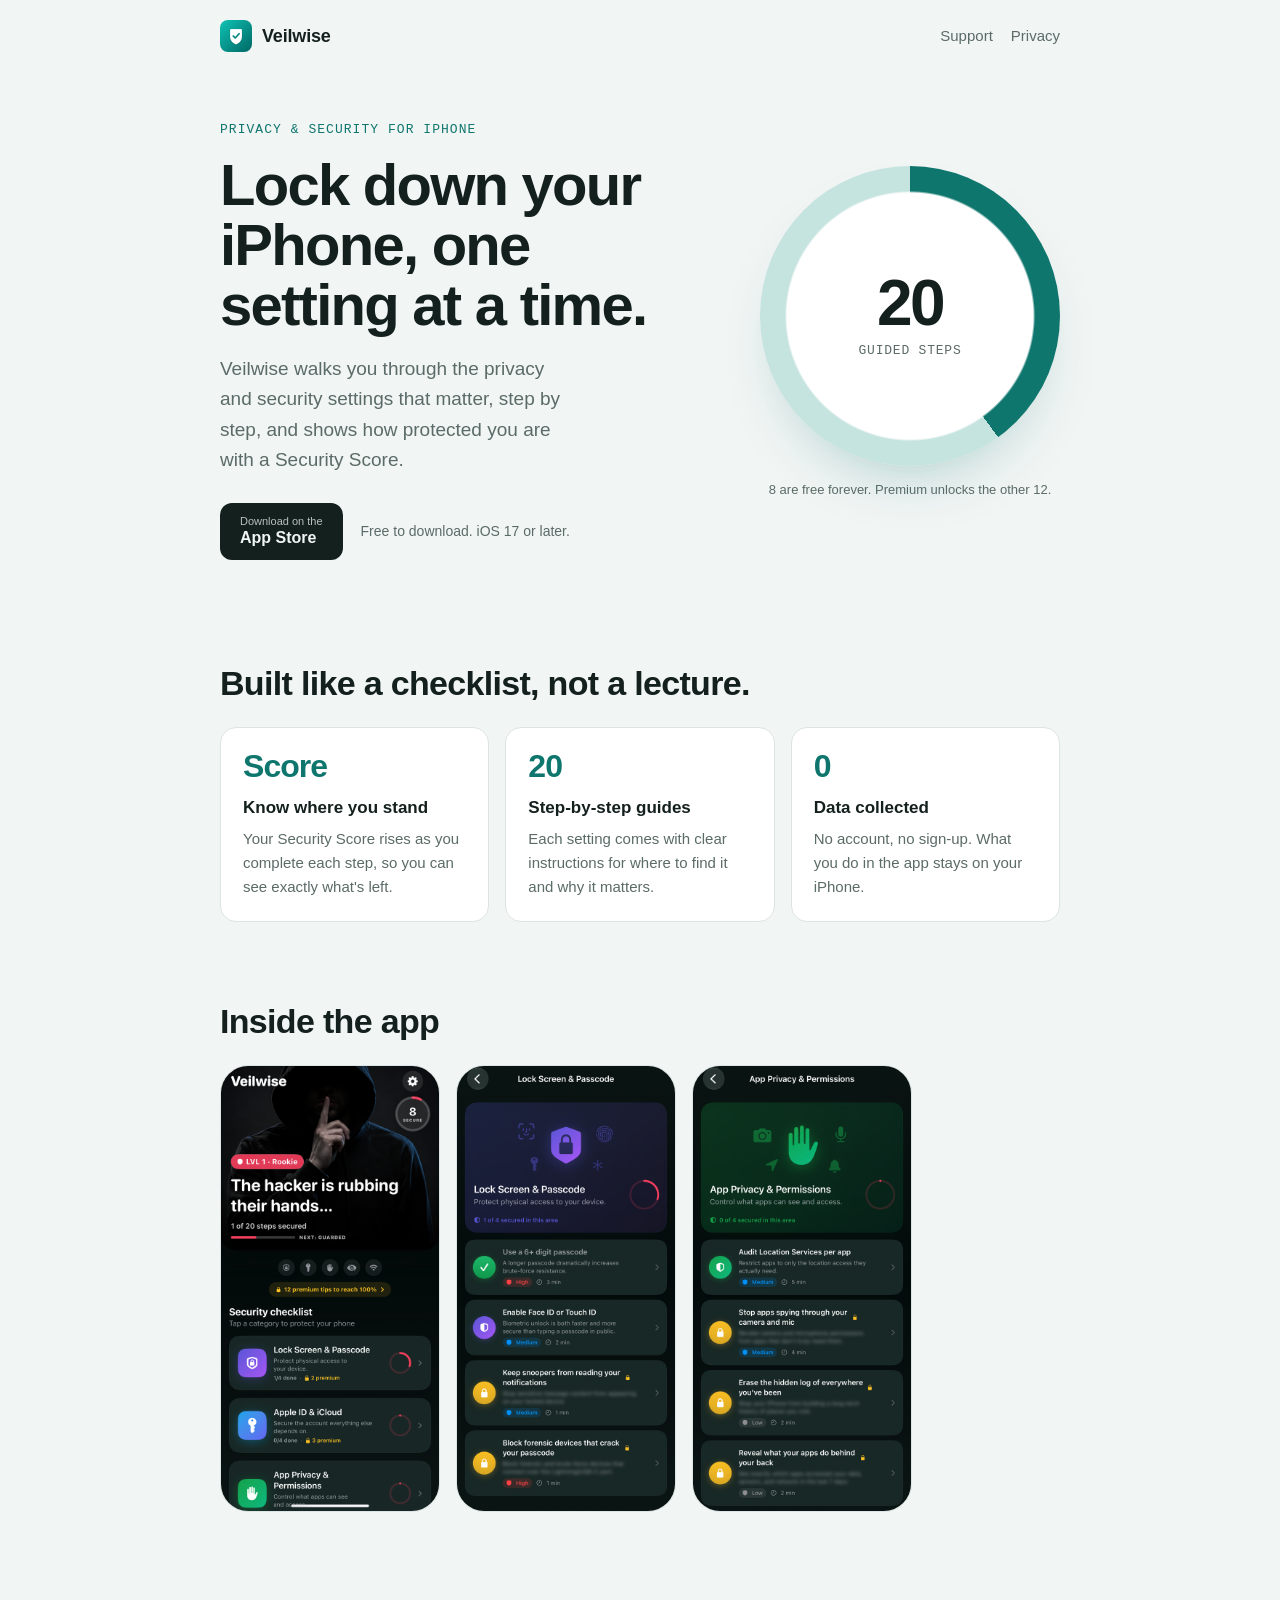
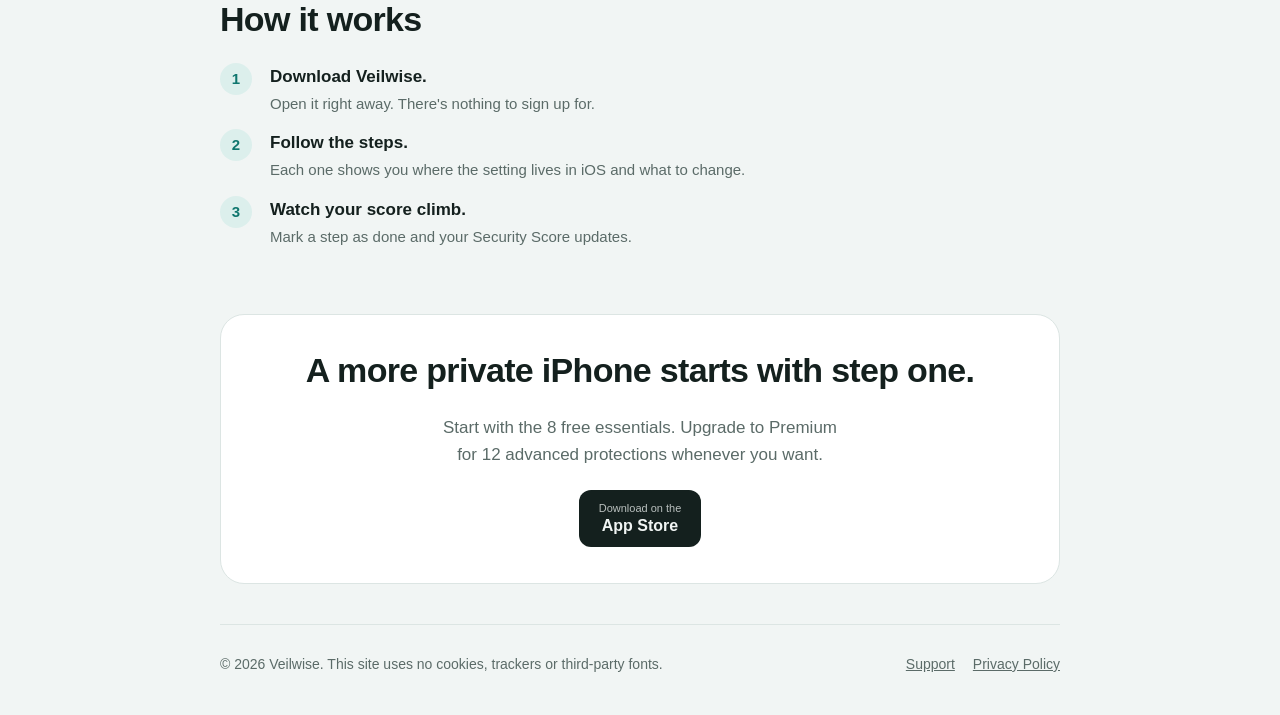
<file: index.html>
<!doctype html>
<html lang="en">
<head>
<meta charset="utf-8">
<meta name="viewport" content="width=device-width, initial-scale=1, viewport-fit=cover">
<title>Veilwise</title>
<meta name="claude:viewport-fit-sides" content="cover">
<meta name="description" content="Veilwise walks you through your iPhone's privacy and security settings step by step and gives you a Security Score. No account, no data collected.">
<meta name="apple-itunes-app" content="app-id=6809016372">
<meta property="og:title" content="Veilwise — Privacy & Security for iPhone">
<meta property="og:description" content="Set up your iPhone's privacy settings step by step. No account, no data collected.">
<meta property="og:type" content="website">
<link rel="icon" href="icon.png">
<link rel="apple-touch-icon" href="icon.png">
<link rel="stylesheet" href="style.css">
</head>
<body>
<div class="wrap">
  <header class="nav">
    <a class="brand" href="index.html"><img src="icon.png" alt="" onerror="this.remove()">Veilwise</a>
    <nav class="nav-links"><a href="support.html">Support</a><a href="privacy.html">Privacy</a></nav>
  </header>

  <main>
    <div class="hero">
      <div>
        <p class="eyebrow">Privacy &amp; Security for iPhone</p>
        <h1>Lock down your iPhone, one setting at a time.</h1>
        <p class="lead">Veilwise walks you through the privacy and security settings that matter, step by step, and shows how protected you are with a Security Score.</p>
        <div class="cta-row">
          <a class="store" href="https://apps.apple.com/app/id6809016372?ct=website" aria-label="Download Veilwise on the App Store"><span><small>Download on the</small>App Store</span></a>
          <span class="note">Free to download. iOS 17 or later.</span>
        </div>
      </div>
      <div>
        <div class="dial" style="--p:40%" role="img" aria-label="8 of 20 guided steps are free">
          <div class="dial-in"><div class="dial-num">20</div><div class="dial-lbl">guided steps</div></div>
        </div>
        <p class="dial-cap">8 are free forever. Premium unlocks the other 12.</p>
      </div>
    </div>

    <section aria-labelledby="why">
      <h2 id="why">Built like a checklist, not a lecture.</h2>
      <div class="features">
        <div class="feature"><div class="k">Score</div><h3>Know where you stand</h3><p>Your Security Score rises as you complete each step, so you can see exactly what's left.</p></div>
        <div class="feature"><div class="k">20</div><h3>Step-by-step guides</h3><p>Each setting comes with clear instructions for where to find it and why it matters.</p></div>
        <div class="feature"><div class="k">0</div><h3>Data collected</h3><p>No account, no sign-up. What you do in the app stays on your iPhone.</p></div>
      </div>
    </section>

    <section aria-labelledby="look" id="screens">
      <h2 id="look">Inside the app</h2>
      <div class="shots">
        <img src="1.png" alt="Veilwise home screen with Security Score and checklist" loading="lazy" onerror="this.remove();checkShots()">
        <img src="2.png" alt="Lock Screen and Passcode steps in Veilwise" loading="lazy" onerror="this.remove();checkShots()">
        <img src="3.png" alt="App Privacy and Permissions steps in Veilwise" loading="lazy" onerror="this.remove();checkShots()">
      </div>
    </section>

    <section aria-labelledby="how">
      <h2 id="how">How it works</h2>
      <ol class="steps">
        <li><div><b>Download Veilwise.</b><span>Open it right away. There's nothing to sign up for.</span></div></li>
        <li><div><b>Follow the steps.</b><span>Each one shows you where the setting lives in iOS and what to change.</span></div></li>
        <li><div><b>Watch your score climb.</b><span>Mark a step as done and your Security Score updates.</span></div></li>
      </ol>
    </section>

    <div class="final">
      <h2>A more private iPhone starts with step one.</h2>
      <p>Start with the 8 free essentials. Upgrade to Premium for 12 advanced protections whenever you want.</p>
      <a class="store" href="https://apps.apple.com/app/id6809016372?ct=website" aria-label="Download Veilwise on the App Store"><span><small>Download on the</small>App Store</span></a>
    </div>
  </main>

  <footer>
    <div class="row">
      <span>© 2026 Veilwise. This site uses no cookies, trackers or third-party fonts.</span>
      <nav><a href="support.html">Support</a><a href="privacy.html">Privacy Policy</a></nav>
    </div>
  </footer>
</div>
<script>
function checkShots(){var s=document.getElementById('screens');if(s&&!s.querySelector('img'))s.hidden=true}
</script>
</body>
</html>
</file>
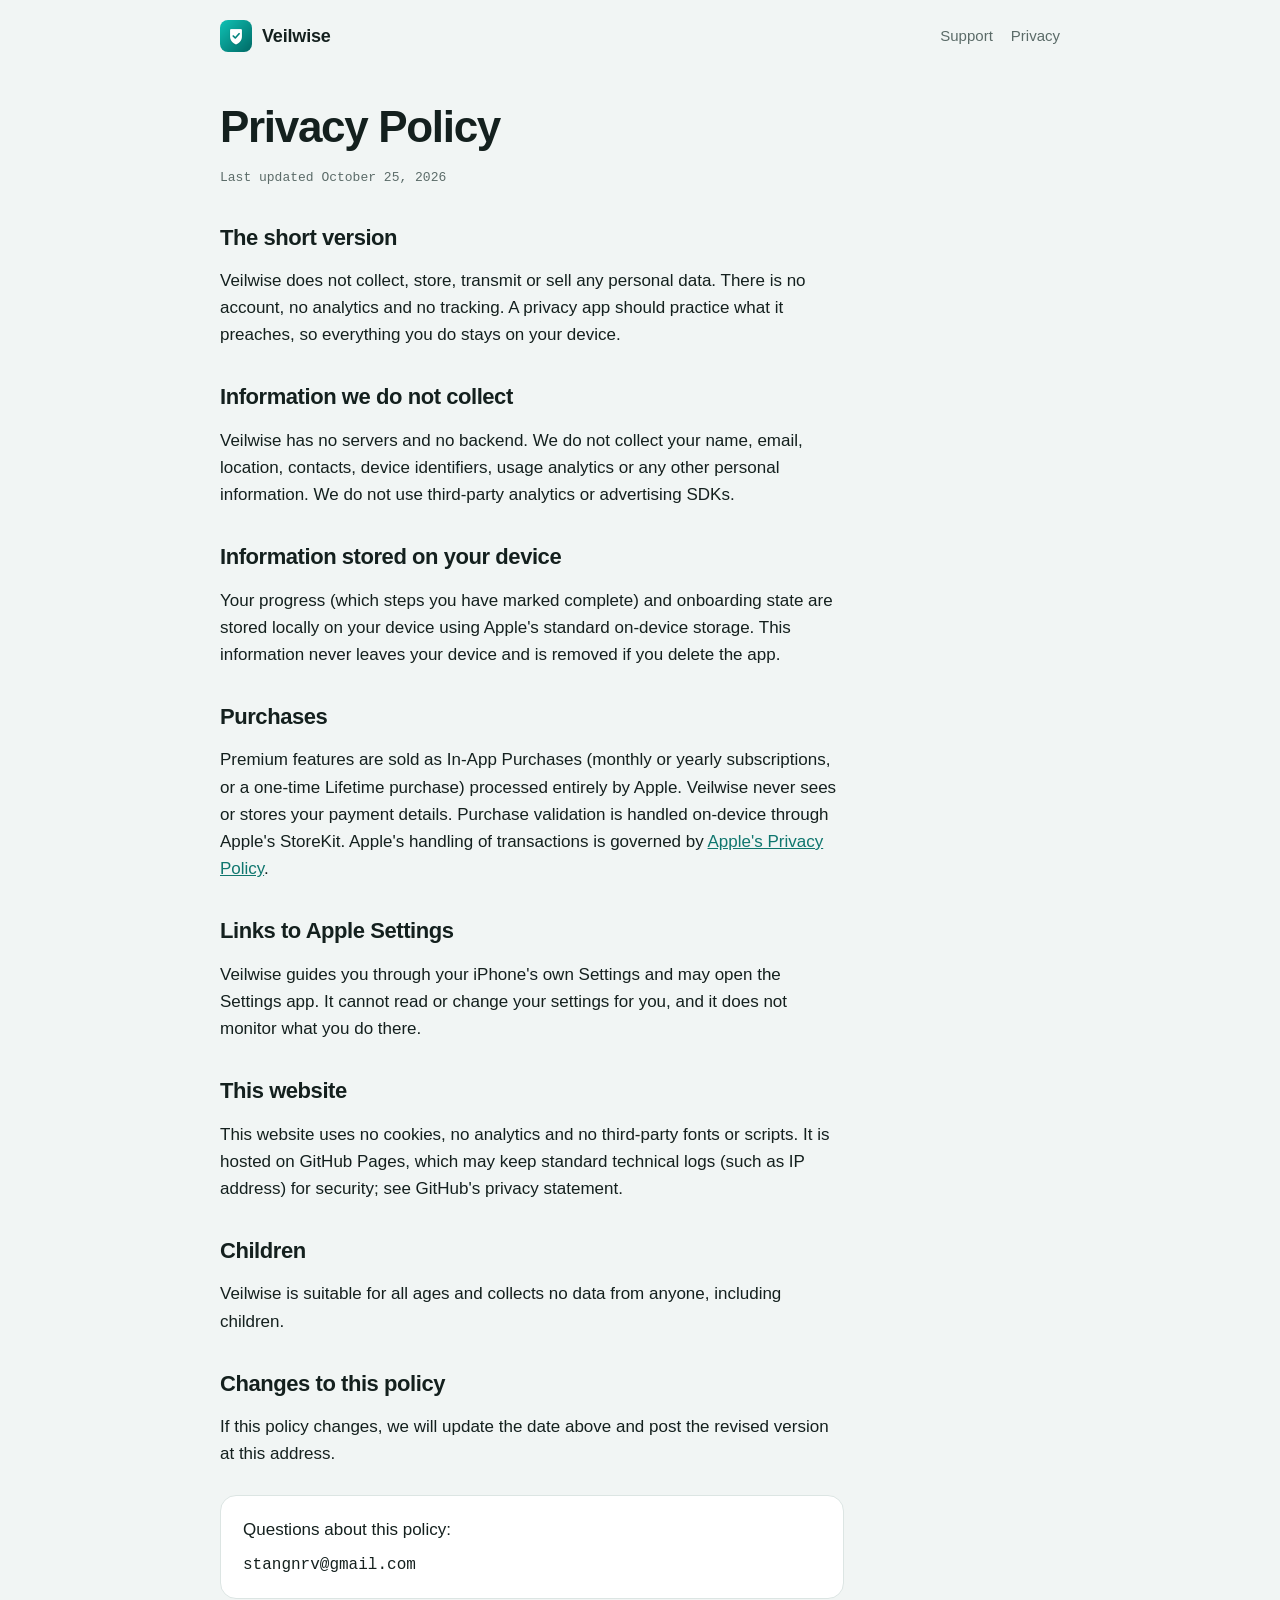
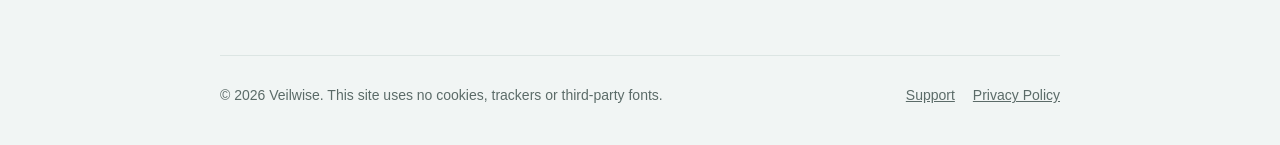
<file: privacy.html>
<!doctype html>
<html lang="en">
<head>
<meta charset="utf-8">
<meta name="viewport" content="width=device-width, initial-scale=1, viewport-fit=cover">
<title>Veilwise Privacy Policy</title>
<meta name="claude:viewport-fit-sides" content="cover">
<meta name="description" content="Privacy Policy for the Veilwise iPhone app. Veilwise does not collect personal data.">
<link rel="icon" href="icon.png">
<link rel="stylesheet" href="style.css">
</head>
<body>
<div class="wrap">
  <header class="nav">
    <a class="brand" href="index.html"><img src="icon.png" alt="" onerror="this.remove()">Veilwise</a>
    <nav class="nav-links"><a href="support.html">Support</a><a href="privacy.html" aria-current="page">Privacy</a></nav>
  </header>

  <main class="prose">
    <h1>Privacy Policy</h1>
    <p class="meta">Last updated October 25, 2026</p>

    <h2>The short version</h2>
    <p>Veilwise does not collect, store, transmit or sell any personal data. There is no account, no analytics and no tracking. A privacy app should practice what it preaches, so everything you do stays on your device.</p>

    <h2>Information we do not collect</h2>
    <p>Veilwise has no servers and no backend. We do not collect your name, email, location, contacts, device identifiers, usage analytics or any other personal information. We do not use third-party analytics or advertising SDKs.</p>

    <h2>Information stored on your device</h2>
    <p>Your progress (which steps you have marked complete) and onboarding state are stored locally on your device using Apple's standard on-device storage. This information never leaves your device and is removed if you delete the app.</p>

    <h2>Purchases</h2>
    <p>Premium features are sold as In-App Purchases (monthly or yearly subscriptions, or a one-time Lifetime purchase) processed entirely by Apple. Veilwise never sees or stores your payment details. Purchase validation is handled on-device through Apple's StoreKit. Apple's handling of transactions is governed by <a href="https://www.apple.com/legal/privacy/" rel="noopener">Apple's Privacy Policy</a>.</p>

    <h2>Links to Apple Settings</h2>
    <p>Veilwise guides you through your iPhone's own Settings and may open the Settings app. It cannot read or change your settings for you, and it does not monitor what you do there.</p>

    <h2>This website</h2>
    <p>This website uses no cookies, no analytics and no third-party fonts or scripts. It is hosted on GitHub Pages, which may keep standard technical logs (such as IP address) for security; see GitHub's privacy statement.</p>

    <h2>Children</h2>
    <p>Veilwise is suitable for all ages and collects no data from anyone, including children.</p>

    <h2>Changes to this policy</h2>
    <p>If this policy changes, we will update the date above and post the revised version at this address.</p>

    <div class="contact">
      <p style="margin:0 0 6px">Questions about this policy:</p>
      <code>stangnrv@gmail.com</code>
    </div>
  </main>

  <footer>
    <div class="row">
      <span>© 2026 Veilwise. This site uses no cookies, trackers or third-party fonts.</span>
      <nav><a href="support.html">Support</a><a href="privacy.html">Privacy Policy</a></nav>
    </div>
  </footer>
</div>
</body>
</html>
</file>
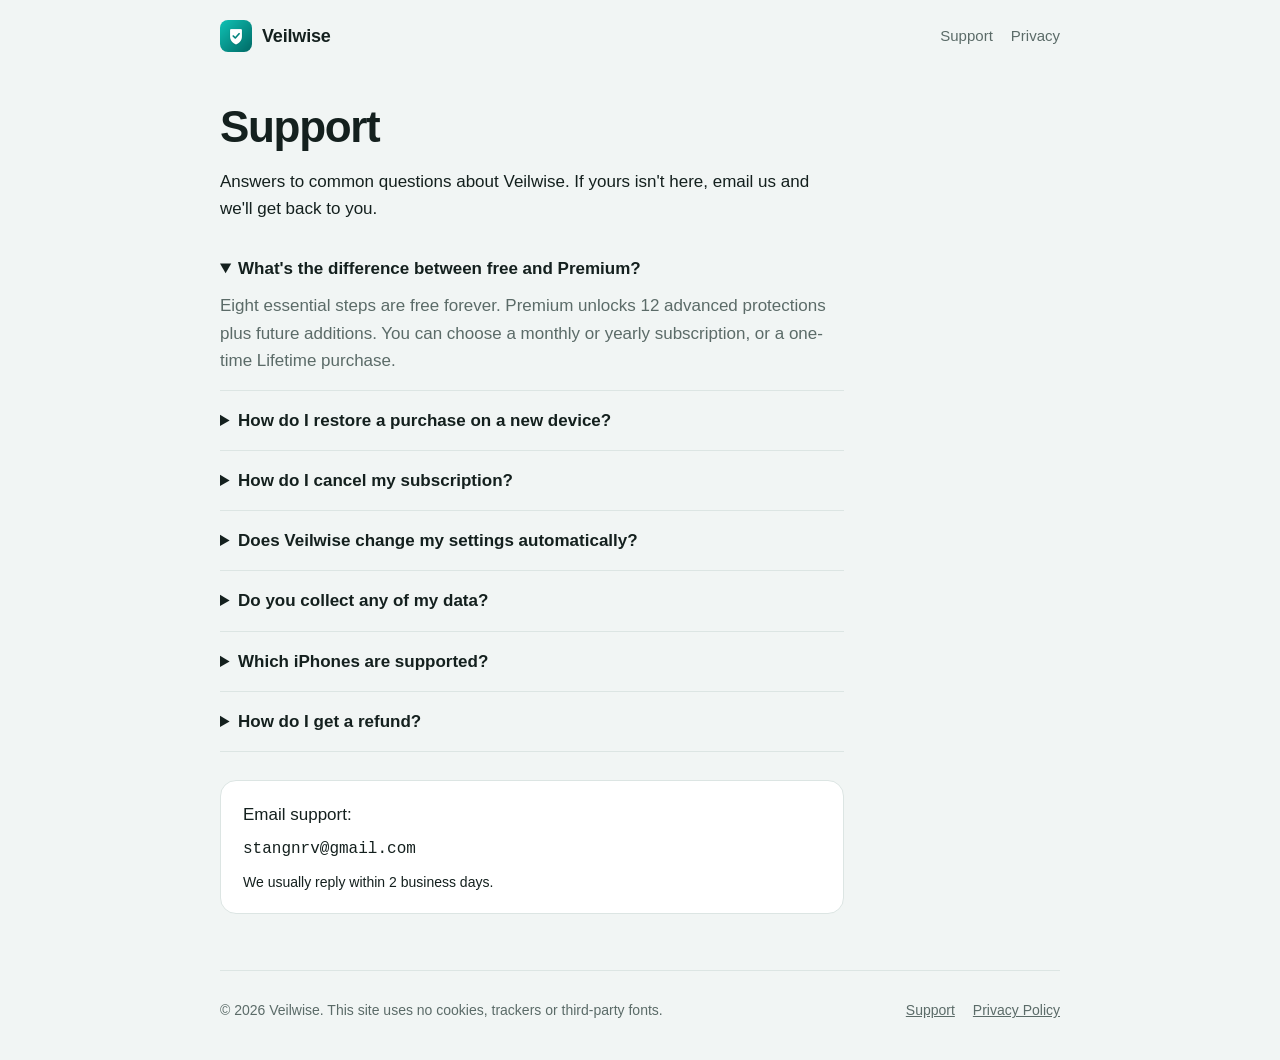
<file: support.html>
<!doctype html>
<html lang="en">
<head>
<meta charset="utf-8">
<meta name="viewport" content="width=device-width, initial-scale=1, viewport-fit=cover">
<title>Veilwise Support</title>
<meta name="claude:viewport-fit-sides" content="cover">
<meta name="description" content="Help and contact for the Veilwise iPhone app.">
<link rel="icon" href="icon.png">
<link rel="stylesheet" href="style.css">
</head>
<body>
<div class="wrap">
  <header class="nav">
    <a class="brand" href="index.html"><img src="icon.png" alt="" onerror="this.remove()">Veilwise</a>
    <nav class="nav-links"><a href="support.html" aria-current="page">Support</a><a href="privacy.html">Privacy</a></nav>
  </header>

  <main class="prose">
    <h1>Support</h1>
    <p>Answers to common questions about Veilwise. If yours isn't here, email us and we'll get back to you.</p>

    <div class="faq">
      <details open>
        <summary>What's the difference between free and Premium?</summary>
        <p>Eight essential steps are free forever. Premium unlocks 12 advanced protections plus future additions. You can choose a monthly or yearly subscription, or a one-time Lifetime purchase.</p>
      </details>
      <details>
        <summary>How do I restore a purchase on a new device?</summary>
        <p>Open Veilwise, go to Settings (the gear icon) and tap Restore Purchases. Your Premium access is tied to your Apple Account, so you won't be charged again.</p>
      </details>
      <details>
        <summary>How do I cancel my subscription?</summary>
        <p>On your iPhone, open the Settings app, tap your name, then Subscriptions, select Veilwise and choose Cancel. You keep access until the current period ends. Lifetime purchases never expire and don't need cancelling.</p>
      </details>
      <details>
        <summary>Does Veilwise change my settings automatically?</summary>
        <p>No. For your security, no app can change the system's privacy settings. Veilwise explains each step in plain language and points you to the exact place in Settings, so you stay in control.</p>
      </details>
      <details>
        <summary>Do you collect any of my data?</summary>
        <p>No. Veilwise has no account, no analytics and no servers. Everything stays on your device. See the <a href="privacy.html">Privacy Policy</a>.</p>
      </details>
      <details>
        <summary>Which iPhones are supported?</summary>
        <p>Veilwise runs on iPhone with iOS 17 or later.</p>
      </details>
      <details>
        <summary>How do I get a refund?</summary>
        <p>Purchases are handled by Apple. You can request a refund at <a href="https://reportaproblem.apple.com" rel="noopener">reportaproblem.apple.com</a>.</p>
      </details>
    </div>

    <div class="contact">
      <p style="margin:0 0 6px">Email support:</p>
      <code>stangnrv@gmail.com</code>
      <p class="note" style="margin:8px 0 0">We usually reply within 2 business days.</p>
    </div>
  </main>

  <footer>
    <div class="row">
      <span>© 2026 Veilwise. This site uses no cookies, trackers or third-party fonts.</span>
      <nav><a href="support.html">Support</a><a href="privacy.html">Privacy Policy</a></nav>
    </div>
  </footer>
</div>
</body>
</html>
</file>
<file: style.css>
/* Layout: narrow single column, hero with score dial, quiet sections. System fonts only: no third-party requests. */
:root{
  --bg:#f1f5f4; --surface:#ffffff; --fg:#14201e; --muted:#5b6b68; --line:#dce5e3;
  --accent:#0F766E; --accent-soft:#dcefec; --veil:#c5e3df;
  --display:-apple-system,BlinkMacSystemFont,"SF Pro Display","Segoe UI",Roboto,"Helvetica Neue",Arial,sans-serif;
  --body:-apple-system,BlinkMacSystemFont,"SF Pro Text","Segoe UI",Roboto,"Helvetica Neue",Arial,sans-serif;
  --mono:ui-monospace,"SF Mono",Menlo,Consolas,monospace;
}
@media (prefers-color-scheme:dark){:root:not([data-theme="light"]){
  --bg:#0b1312; --surface:#121d1b; --fg:#e7efed; --muted:#8fa19d; --line:#22312e;
  --accent:#2DD4BF; --accent-soft:#12302d; --veil:#1d3a37; color-scheme:dark}}
:root[data-theme="dark"]{
  --bg:#0b1312; --surface:#121d1b; --fg:#e7efed; --muted:#8fa19d; --line:#22312e;
  --accent:#2DD4BF; --accent-soft:#12302d; --veil:#1d3a37; color-scheme:dark}

*{box-sizing:border-box}
body{margin:0;background:var(--bg);color:var(--fg);font-family:var(--body);font-size:17px;line-height:1.6;-webkit-font-smoothing:antialiased}
a{color:var(--accent)}
.wrap{max-width:880px;margin:0 auto;padding-left:max(20px,env(safe-area-inset-left,0px));padding-right:max(20px,env(safe-area-inset-right,0px))}

/* nav */
.nav{display:flex;align-items:center;justify-content:space-between;gap:16px;padding-block:20px}
.brand{display:flex;align-items:center;gap:10px;font-family:var(--display);font-weight:700;font-size:18px;color:var(--fg);text-decoration:none;letter-spacing:-.01em}
.brand img{width:32px;height:32px;border-radius:8px}
.nav-links{display:flex;gap:18px;font-size:15px}
.nav-links a{color:var(--muted);text-decoration:none}
.nav-links a:hover,.nav-links a:focus-visible{color:var(--fg)}

/* hero */
.hero{display:grid;grid-template-columns:1.15fr .85fr;gap:40px;align-items:center;padding-block:48px 64px}
.hero>*{min-width:0}
.eyebrow{font-family:var(--mono);font-size:13px;letter-spacing:.08em;text-transform:uppercase;color:var(--accent);margin:0 0 14px}
h1{font-family:var(--display);font-size:clamp(36px,7vw,58px);line-height:1.04;letter-spacing:-.03em;margin:0 0 18px;text-wrap:balance}
.lead{font-size:19px;color:var(--muted);margin:0 0 28px;max-width:34ch}
.cta-row{display:flex;flex-wrap:wrap;align-items:center;gap:14px 18px}
.store{display:inline-flex;align-items:center;gap:10px;background:var(--fg);color:var(--bg);text-decoration:none;border-radius:12px;padding:12px 20px;font-weight:600;font-size:16px;line-height:1.2}
.store small{display:block;font-size:11px;font-weight:500;opacity:.75}
.store:hover{opacity:.9}
.store img{height:48px;display:block}
.note{font-size:14px;color:var(--muted)}
a:focus-visible,.store:focus-visible{outline:2px solid var(--accent);outline-offset:3px}

/* score dial */
.dial{position:relative;aspect-ratio:1;max-width:300px;width:100%;margin-left:auto;border-radius:50%;
  background:radial-gradient(circle at 50% 50%,var(--surface) 58%,transparent 59%),
             conic-gradient(var(--accent) 0 var(--p,40%),var(--veil) var(--p,40%) 100%);
  display:grid;place-items:center;box-shadow:0 30px 60px -30px rgba(15,118,110,.35)}
.dial-in{text-align:center}
.dial-num{font-family:var(--display);font-size:64px;font-weight:700;letter-spacing:-.04em;line-height:1;font-variant-numeric:tabular-nums}
.dial-lbl{font-size:13px;color:var(--muted);margin-top:6px;font-family:var(--mono);letter-spacing:.06em;text-transform:uppercase}
.dial-cap{text-align:center;font-size:13px;color:var(--muted);margin-top:14px;margin-left:auto;max-width:300px}

/* features */
section{padding-block:40px}
h2{font-family:var(--display);font-size:clamp(26px,4.5vw,34px);letter-spacing:-.02em;line-height:1.15;margin:0 0 24px;text-wrap:balance}
.features{display:grid;grid-template-columns:repeat(3,1fr);gap:16px}
.feature{background:var(--surface);border:1px solid var(--line);border-radius:16px;padding:22px}
.feature .k{font-family:var(--display);font-size:32px;font-weight:700;letter-spacing:-.03em;color:var(--accent);line-height:1;font-variant-numeric:tabular-nums}
.feature h3{font-size:17px;margin:12px 0 6px}
.feature p{margin:0;font-size:15px;color:var(--muted)}

/* screenshots */
.shots{display:flex;gap:16px;overflow-x:auto;padding-bottom:8px;scroll-snap-type:x mandatory}
.shots img{width:220px;flex:0 0 auto;border-radius:28px;border:1px solid var(--line);scroll-snap-align:start;background:var(--surface)}

/* steps */
.steps{list-style:none;margin:0;padding:0;display:grid;gap:12px;counter-reset:s}
.steps li{display:grid;grid-template-columns:36px 1fr;gap:14px;align-items:start}
.steps li::before{counter-increment:s;content:counter(s);display:grid;place-items:center;width:32px;height:32px;border-radius:50%;background:var(--accent-soft);color:var(--accent);font-weight:700;font-size:15px}
.steps b{display:block}
.steps span{color:var(--muted);font-size:15px}

/* final cta */
.final{background:var(--surface);border:1px solid var(--line);border-radius:24px;padding:36px 28px;text-align:center;margin-block:24px 40px}
.final p{color:var(--muted);margin:0 auto 22px;max-width:44ch}

/* prose pages */
.prose{max-width:66ch;padding-block:32px 56px}
.prose h1{font-size:clamp(32px,6vw,44px)}
.prose h2{font-size:22px;margin:36px 0 10px}
.prose p,.prose li{color:var(--fg)}
.prose .meta{font-family:var(--mono);font-size:13px;color:var(--muted)}
.faq details{border-bottom:1px solid var(--line);padding-block:16px}
.faq summary{cursor:pointer;font-weight:600}
.faq details p{margin:10px 0 0;color:var(--muted)}
.contact{background:var(--surface);border:1px solid var(--line);border-radius:16px;padding:20px 22px;margin-top:28px}
.contact code{font-family:var(--mono);font-size:16px;user-select:all}

/* footer */
footer{border-top:1px solid var(--line);padding-block:28px 40px;font-size:14px;color:var(--muted)}
footer .row{display:flex;flex-wrap:wrap;justify-content:space-between;gap:12px}
footer a{color:var(--muted)}
footer nav{display:flex;gap:18px}

@media (max-width:720px){
  .hero{grid-template-columns:1fr;padding-block:24px 40px;gap:32px}
  .dial{margin:0 auto;max-width:240px}
  .dial-cap{margin-left:auto;margin-right:auto}
  .features{grid-template-columns:1fr}
  .nav-links{gap:14px}
}
@media (prefers-reduced-motion:no-preference){.dial{transition:--p .8s}}
</file>
